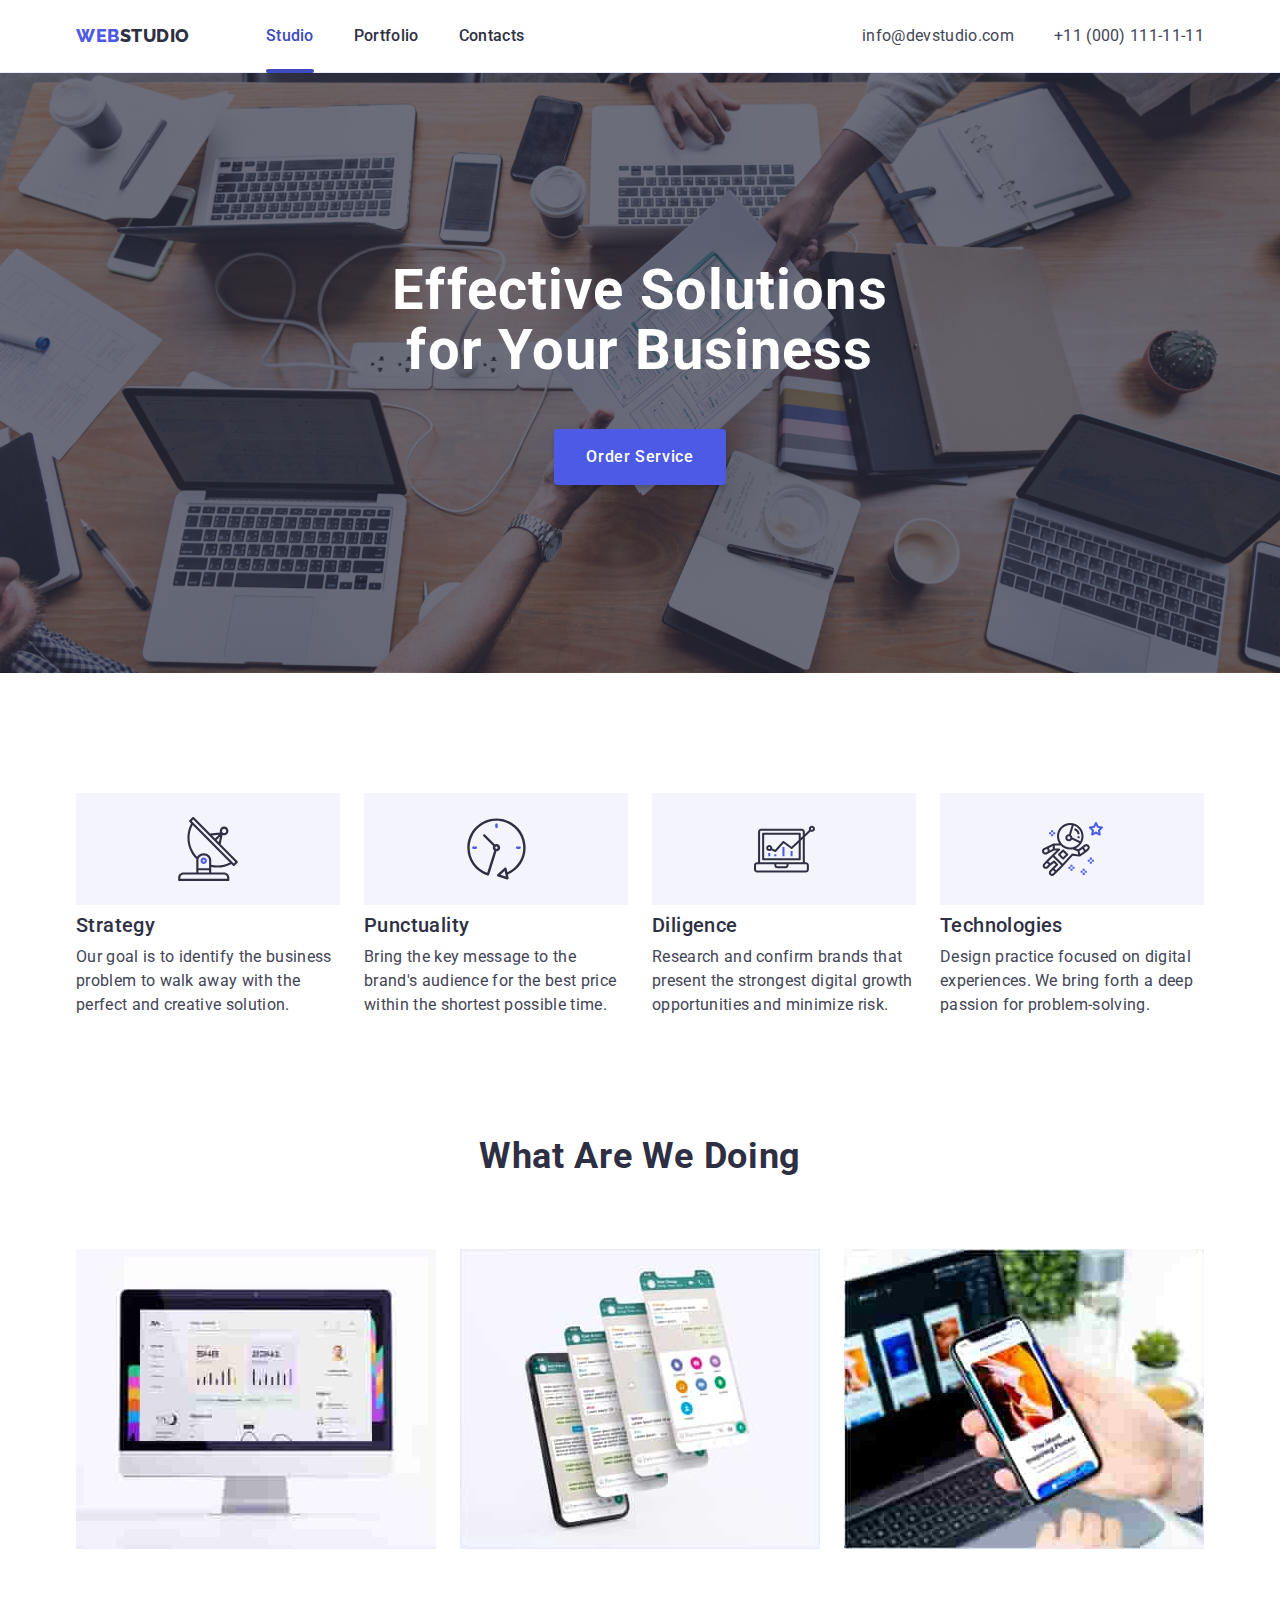
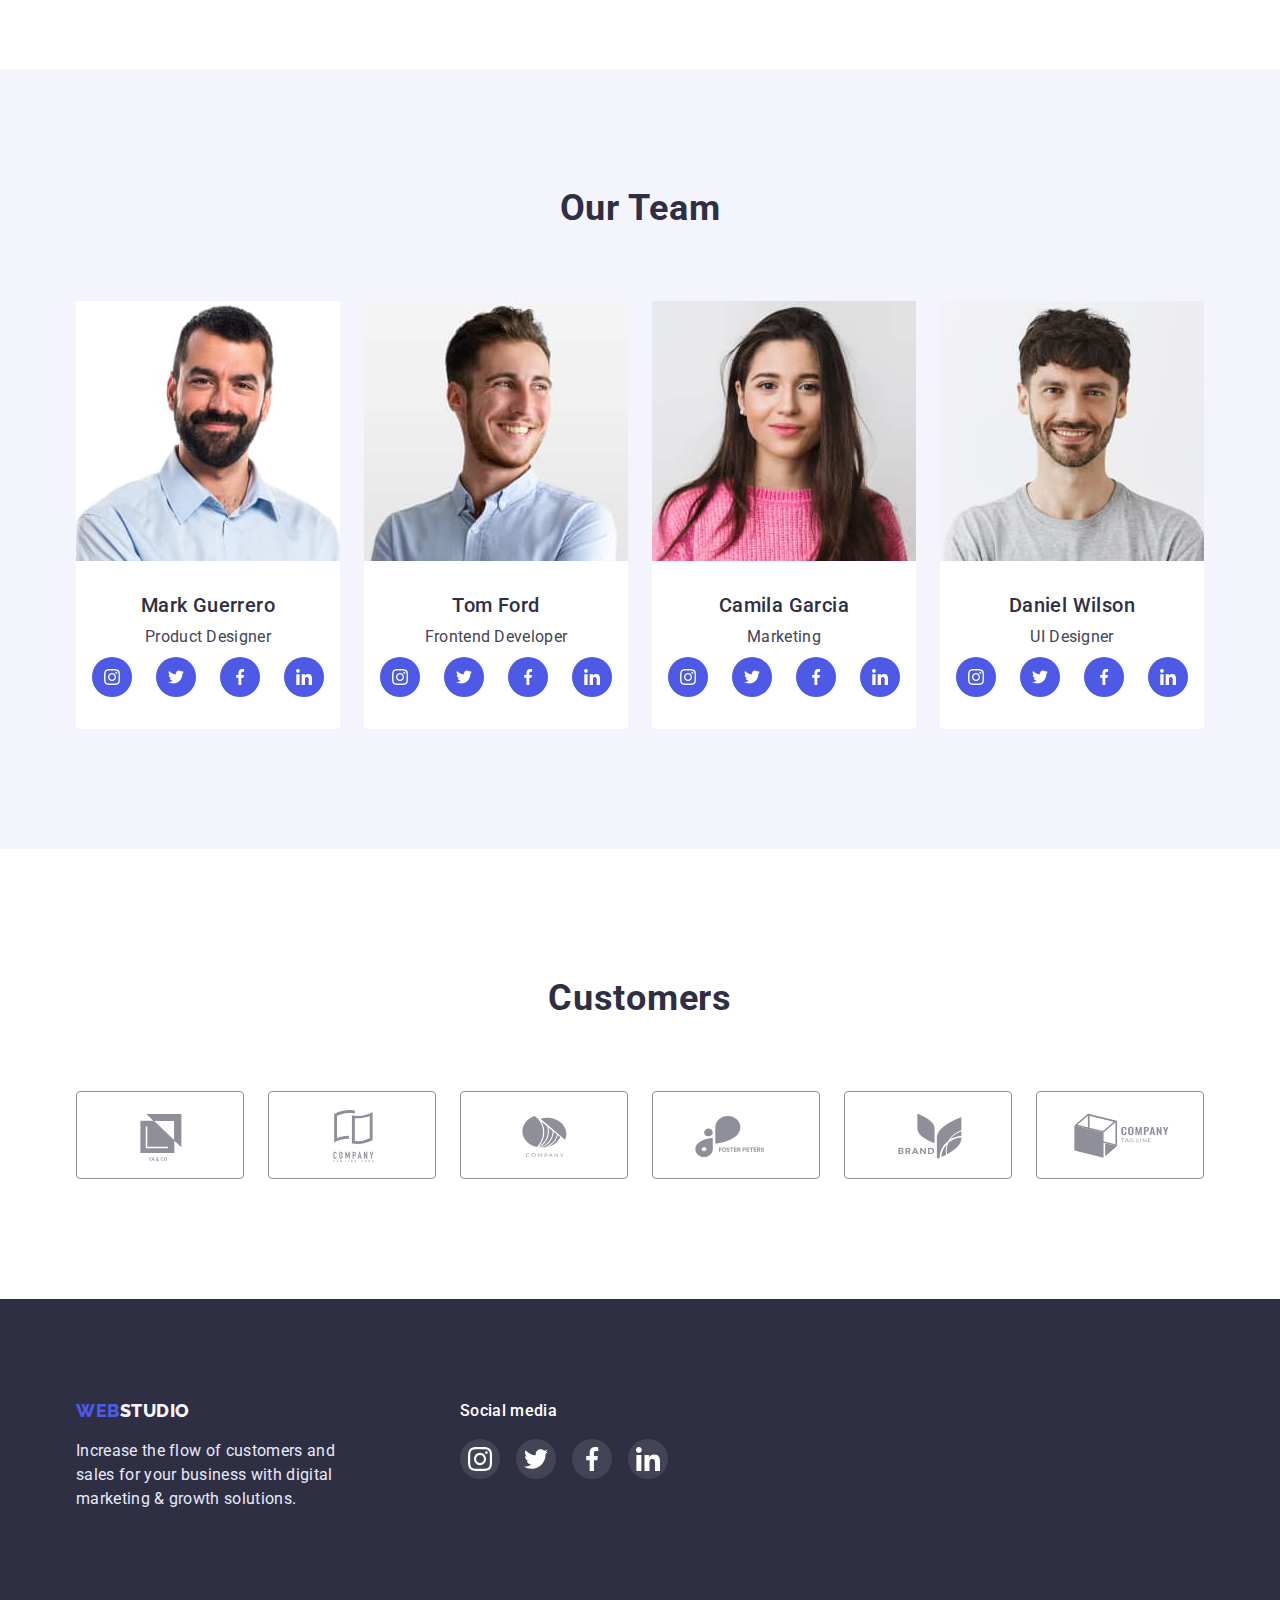
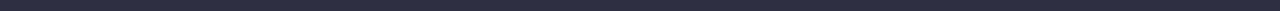
<file: index.html>
<!DOCTYPE html>
<html lang="en">
    <head>
        <meta charset="UTF-8">
        <meta http-equiv="X-UA-Compatible" content="IE=edge">
        <meta name="viewport" content="width=device-width, initial-scale=1.0">
        <title>Document</title> 
        <link rel="preconnect" href="https://fonts.googleapis.com">
        <link rel="preconnect" href="https://fonts.gstatic.com" crossorigin>
        <link href="https://fonts.googleapis.com/css2?family=Raleway:wght@800&family=Roboto:wght@400;500;700;900&display=swap" rel="stylesheet">
        <link rel="stylesheet" href="https://cdnjs.cloudflare.com/ajax/libs/modern-normalize/1.1.0/modern-normalize.min.css"/>
        <link rel="stylesheet" href="./css/styles.css"/>
    </head>

<body>
    <header class="page-header">
        <div class="container">
        <nav class="main-nav">
            <a href="./portfolio.html" class="logo-first logo">WEB<span class="logo-second logo">STUDIO</span></a>
            <ul class="site-nav">
                <li class="nav"><a href="./index.html" class="link nav-link current">Studio</a></li>
                <li class="nav"><a href="./portfolio.html" class="link nav-link">Portfolio</a></li>
                <li class="nav"><a href="" class="link nav-link">Contacts</a></li>
            </ul>
        <adress class="page-address">
        <ul class="contacts-nav">
            <li class="contact"><a href="mailto:info@devstudio.com" class="link contact-link">info@devstudio.com</a></li>
            <li class="contact"><a href="tel:+110001111111" class="link contact-link">+11 (000) 111-11-11</a></li>
        </ul>
        </adress>
        </nav>
        </div>
     </header>
    <main>
        <section class="hero">
            <h1 class="hero-title">Effective Solutions for Your Business</h1>
            <button type="button" class="hero-button" data-modal-open>Order Service</button>
        </section>

        <section class="section">
            <h2 class="visually-hidden">plans</h2>
            <div class="container">
            <ul class="flex-list">
                <li class="flex-item">
                <div class="icon">
                    <svg class="icon-list" width="64" height="64">
                        <use href="./images/icons.svg#icon-antenna"></use>
                    </svg>
                </div>
                <h3 class="subtitle">Strategy</h3>
                <p class="text">
                    Our goal is to identify the business problem to walk away with the perfect and creative solution.
                </p>
                </li>
                
                <li class="flex-item">
                    <div class="icon">
                    <svg class="icon-list" width="61" height="64">
                        <use href="./images/icons.svg#icon-clock"></use>
                    </svg>
                    </div>
                    <h3 class="subtitle">Punctuality</h3>
                    <p class="text">
                        Bring the key message to the brand's audience for the best price within the shortest possible time.
                    </p>
                </li>

                <li class="flex-item">
                    <div class="icon">
                    <svg class="icon-list" width="61" height="64">
                        <use href="./images/icons.svg#icon-computer"></use>
                    </svg>
                    </div>
                    <h3 class="subtitle">Diligence</h3>
                    <p class="text">
                        Research and confirm brands that present the strongest digital growth opportunities and minimize risk.
                    </p>
                </li>

                <li class="flex-item">
                    <div class="icon">
                    <svg class="icon-list" width="61" height="64">
                        <use href="./images/icons.svg#icon-astronaut"></use>
                    </svg>
                    </div>
                    <h3 class="subtitle">Technologies</h3>
                    <p class="text">
                        Design practice focused on digital experiences. We bring forth a deep passion for problem-solving.
                    </p>
                </li>
            </ul>
            </div>
        </section>
        
        <section class="section-img">
            <div class="container">
            <h2 class="headline">What are we doing</h2>
                <ul class="image">
                <li class="pic">
                    <img src="./images/comp.jpg" alt="monitor" width="360" height="300"/>
                </li>

                <li class="pic">
                    <img src="./images/app.jpg" alt="app" width="360" height="300"/>
                </li>

                <li class="pic">
                    <img src="./images/phone.jpg" alt="phone" width="360" height="300"/>
                </li>
            </ul>
            </div>
        </section>

        <section class="section gallery">
            <div class="container">
            <h2 class="caption">Our Team</h2>
            <ul class="gallery-list">
                <li class="staff">
                    <img src="./images/imag.jpg" alt="bearded man" width="264"/>
                    <div class="">
                        <h3 class="subtitle sub-list">Mark Guerrero</h3>
                            <p class="text text-list">Product Designer</p>
                            <ul class="socials-list">
                               <li class="socials-item">
                                <a class="socials-link" href="#">
                                    <svg class="socials-icon">
                                        <use href="./images/icons.svg#icon-instagram"></use>
                                    </svg>
                                </a>
                               </li>
                               <li class="socials-item">
                                <a class="socials-link" href="#">
                                    <svg class="socials-icon">
                                        <use href="./images/icons.svg#icon-twitter"></use>
                                    </svg>
                                </a>
                               </li>
                               <li class="socials-item">
                                <a class="socials-link" href="#">
                                    <svg class="socials-icon">
                                        <use href="./images/icons.svg#icon-facebook"></use>
                                    </svg>
                                </a>
                               </li>
                               <li class="socials-item">
                                <a class="socials-link" href="#">
                                    <svg class="socials-icon">
                                        <use href="./images/icons.svg#icon-linkedin"></use>
                                    </svg>
                                </a>
                               </li>
                            </ul>
                    </div>
                </li>

                <li class="staff">
                    <img src="./images/img.jpg" alt="man looking away" width="264"/>
                    <div class="">
                    <h3 class="subtitle sub-list">Tom Ford</h3>
                        <p class="text text-list">Frontend Developer</p>
                            <ul class="socials-list">
                               <li class="socials-item">
                                <a class="socials-link" href="#">
                                    <svg class="socials-icon">
                                        <use href="./images/icons.svg#icon-instagram"></use>
                                    </svg>
                                </a>
                               </li>
                               <li class="socials-item">
                                <a class="socials-link" href="#">
                                    <svg class="socials-icon">
                                        <use href="./images/icons.svg#icon-twitter"></use>
                                    </svg>
                                </a>
                               </li>
                               <li class="socials-item">
                                <a class="socials-link" href="#">
                                    <svg class="socials-icon">
                                        <use href="./images/icons.svg#icon-facebook"></use>
                                    </svg>
                                </a>
                               </li>
                               <li class="socials-item">
                                <a class="socials-link" href="#">
                                    <svg class="socials-icon">
                                        <use href="./images/icons.svg#icon-linkedin"></use>
                                    </svg>
                                </a>
                               </li>
                            </ul>
                    </div>
                </li>

                <li class="staff">
                    <div class="">
                    <img src="./images/image.jpg" alt="girl in pink" width="264"/>
                    <div class="master">
                    <h3 class="subtitle sub-list">Camila Garcia</h3>
                    <p class="text text-list">Marketing</p>
                            <ul class="socials-list">
                               <li class="socials-item">
                                <a class="socials-link" href="#">
                                    <svg class="socials-icon">
                                        <use href="./images/icons.svg#icon-instagram"></use>
                                    </svg>
                                </a>
                               </li>
                               <li class="socials-item">
                                <a class="socials-link" href="#">
                                    <svg class="socials-icon">
                                        <use href="./images/icons.svg#icon-twitter"></use>
                                    </svg>
                                </a>
                               </li>
                               <li class="socials-item">
                                <a class="socials-link" href="#">
                                    <svg class="socials-icon">
                                        <use href="./images/icons.svg#icon-facebook"></use>
                                    </svg>
                                </a>
                               </li>
                               <li class="socials-item">
                                <a class="socials-link" href="#">
                                    <svg class="socials-icon">
                                        <use href="./images/icons.svg#icon-linkedin"></use>
                                    </svg>
                                </a>
                               </li>
                            </ul>
                    </div>
                </li>

                <li class="staff">
                    <div class="">
                    <img src="./images/imgg.jpg" alt="man in t-shirt" width="264"/>
                    <h3 class="subtitle sub-list">Daniel Wilson</h3>
                    <p class="text text-list">UI Designer</p>
                            <ul class="socials-list">
                               <li class="socials-item">
                                <a class="socials-link" href="#">
                                    <svg class="socials-icon">
                                        <use href="./images/icons.svg#icon-instagram"></use>
                                    </svg>
                                </a>
                               </li>
                               <li class="socials-item">
                                <a class="socials-link" href="#">
                                    <svg class="socials-icon">
                                        <use href="./images/icons.svg#icon-twitter"></use>
                                    </svg>
                                </a>
                               </li>
                               <li class="socials-item">
                                <a class="socials-link" href="#">
                                    <svg class="socials-icon">
                                        <use href="./images/icons.svg#icon-facebook"></use>
                                    </svg>
                                </a>
                               </li>
                               <li class="socials-item">
                                <a class="socials-link" href="#">
                                    <svg class="socials-icon">
                                        <use href="./images/icons.svg#icon-linkedin"></use>
                                    </svg>
                                </a>
                               </li>
                            </ul>
                    </div>
                </li>
            </ul>
            </div>
        </section>

        <section class="customers">
            <div class="container">
                <h2 class="caption">Customers</h2>
                <ul class="client-list">
                <li class="client">
                <a class="adress-client" href="#">
                    <svg class="icon-customers">
                     <use href="./images/icons.svg#icon-yago"></use>
                    </svg>
                </a>
                </li>
                <li class="client">
                <a class="adress-client" href="#">
                   <svg class="icon-customers" >
                     <use href="./images/icons.svg#icon-companytagline"></use>
                   </svg>
                </a>
                </li>
                <li class="client">
                <a class="adress-client" href="#">
                   <svg class="icon-customers" >
                     <use href="./images/icons.svg#icon-company"></use>
                   </svg>
                </a>
                </li>
                <li class="client">
                <a class="adress-client" href="#">
                  <svg class="icon-customers">
                     <use href="./images/icons.svg#icon-fosterpeters"></use>
                  </svg>
                </a>
                </li>
                <li class="client">
                    <a class="adress-client" href="#">
                     <svg class="icon-customers">
                        <use href="./images/icons.svg#icon-brand"></use>
                     </svg>
                    </a>
                </li>
                <li class="client">
                    <a class="adress-client" href="#">
                     <svg class="icon-customers">
                        <use href="./images/icons.svg#icon-companytag"></use>
                     </svg>
                    </a>
                </li>
                </ul>
            </div>
        </section>
    </main>
    <footer class="page-footer">
    <div class="container footer-container">
        <div>
        <a href="./index.html" class="logo-first logo">WEB<span class="logo-footer logo">STUDIO</span></a>
        <p class="text-footer">Increase the flow of customers and sales for your business with digital marketing & growth solutions.</p>
        </div>
        <div>
            <p class="socials-footer">Social media</p>
            <ul class="socials-footer-list" href="#">
                <li class="socials-footer-item">
                    <a class="socials-footer-link" href="#">
                        <svg class="socials-footer-icon">
                            <use href="./images/icons.svg#icon-instagram"></use>
                        </svg>
                    </a>
                </li>
                <li class="socials-footer-item"> 
                    <a class="socials-footer-link" href="#">
                        <svg class="socials-footer-icon">
                            <use href="./images/icons.svg#icon-twitter"></use>
                        </svg>
                    </a>
                </li>
                <li class="socials-footer-item">
                    <a class="socials-footer-link" href="#">
                        <svg class="socials-footer-icon">
                            <use href="./images/icons.svg#icon-facebook"></use>
                        </svg>
                    </a>
                </li>
                <li class="socials-footer-item">
                    <a class="socials-footer-link" href="#">
                        <svg class="socials-footer-icon"> 
                            <use href="./images/icons.svg#icon-linkedin"></use>
                        </svg>
                    </a>
                </li>
            </ul>
        </div>
    </div>
    </footer>

    <div class="backdrop is-hidden" data-modal>
        <div class="modal">
             <button class="modal-close" type="button" data-modal-close>
                <svg class="modal-icon">
                    <use href="./images/icons.svg#icon-close"></use>
                </svg>
             </button>
        </div>
    </div>

    <script src="./js/modal.js"></script>
</body>
</html>
</file>
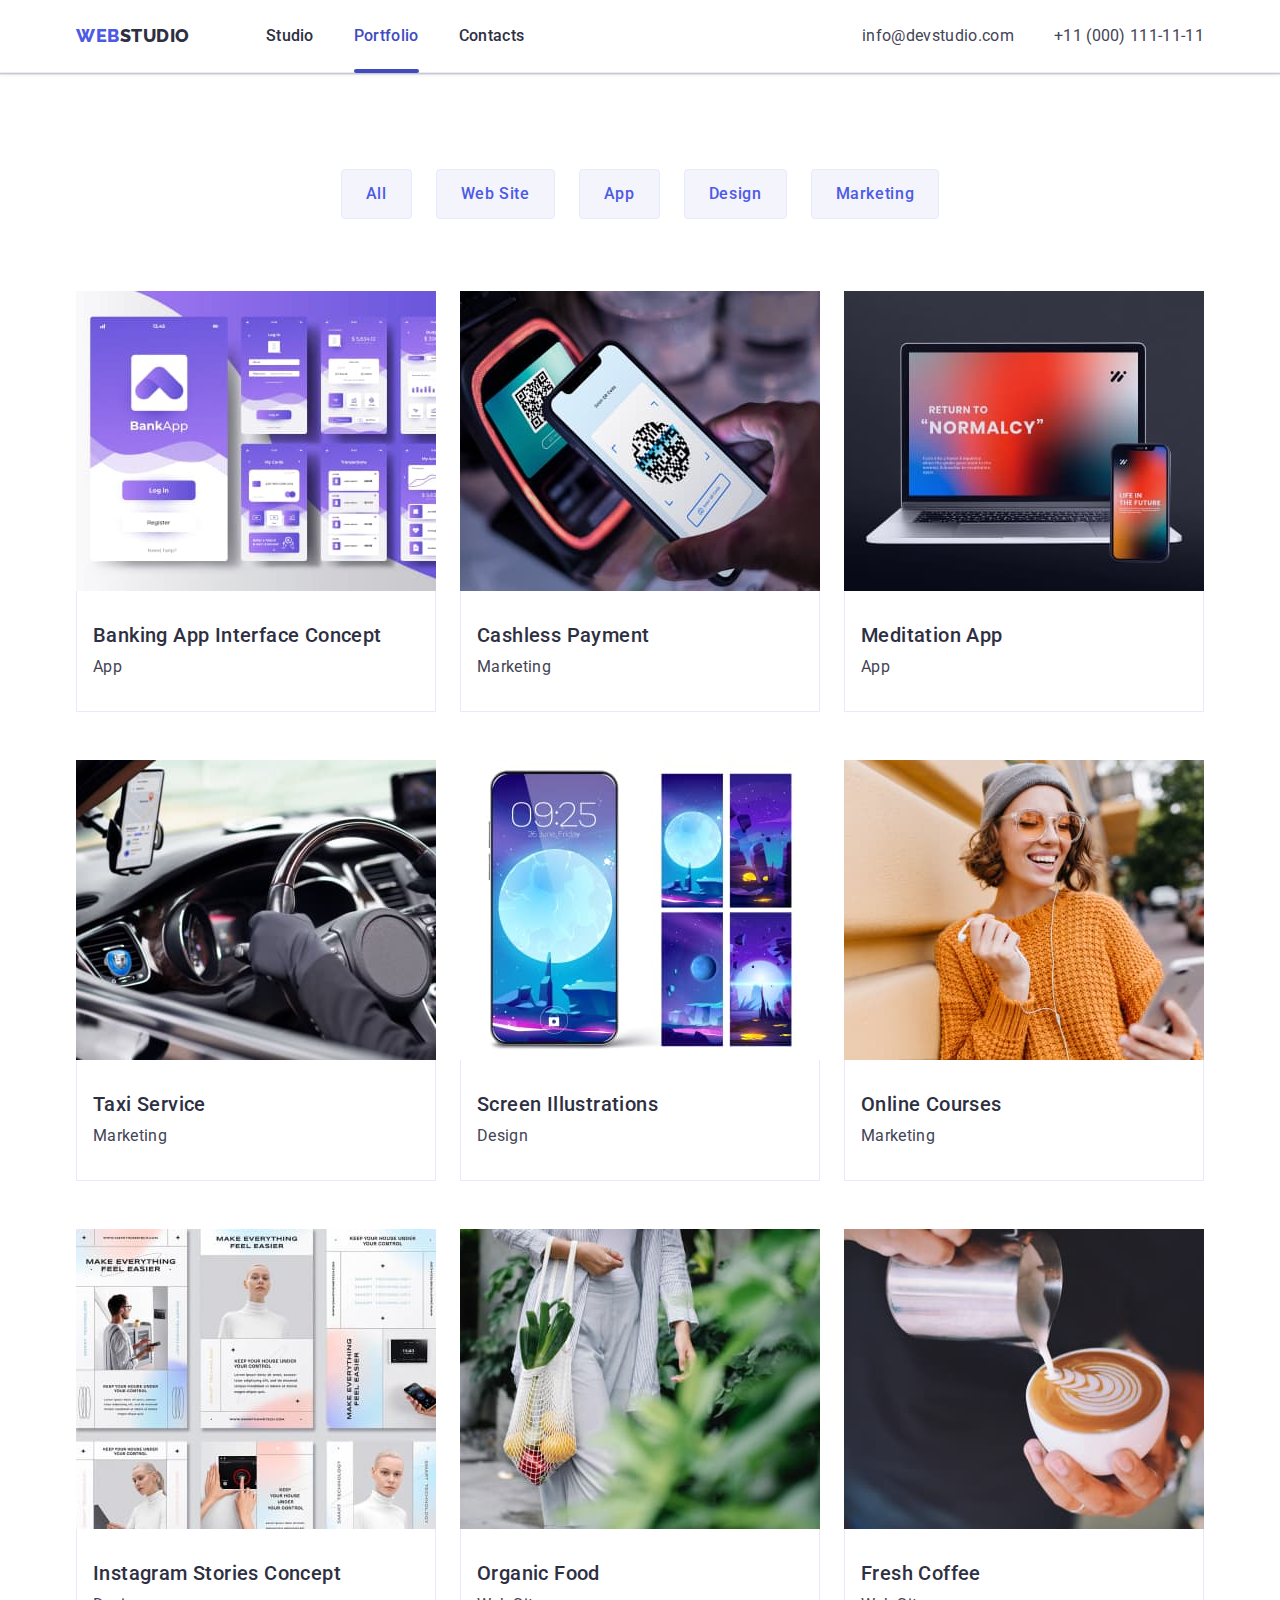
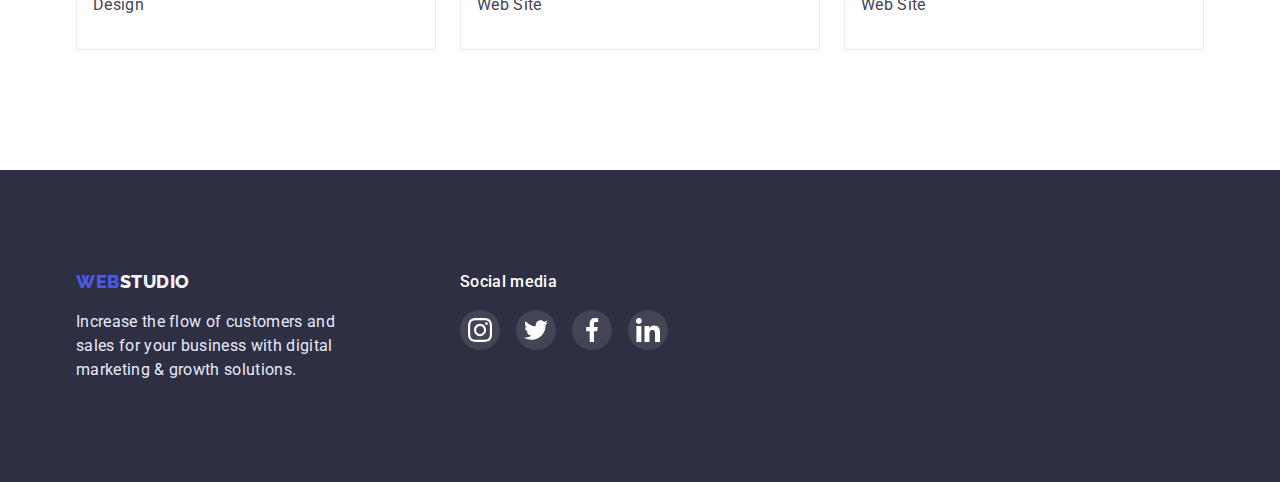
<file: portfolio.html>
<!DOCTYPE html>
<html lang="en">
    <head>
        <meta charset="UTF-8">
        <meta http-equiv="X-UA-Compatible" content="IE=edge">
        <meta name="viewport" content="width=device-width, initial-scale=1.0">
        <title>Portfolio</title> 
        <link rel="preconnect" href="https://fonts.googleapis.com">
        <link rel="preconnect" href="https://fonts.gstatic.com" crossorigin>
        <link href="https://fonts.googleapis.com/css2?family=Raleway:wght@800&family=Roboto:wght@400;500;700;900&display=swap" rel="stylesheet">
        <link rel="stylesheet" href="https://cdnjs.cloudflare.com/ajax/libs/modern-normalize/1.1.0/modern-normalize.min.css"/>
        <link rel="stylesheet" href="./css/styles.css" />
    </head>
    <body>
        <header class="page-header">
            <div class="container">
            <nav class="main-nav">
            <a href="./index.html" class="logo-first logo">WEB<span class="logo-second logo">STUDIO</span></a>
            <ul class="site-nav">
                <li class="nav"><a href="./index.html" class="link nav-link">Studio</a></li>
                <li class="nav"><a href="./portfolio.html" class="link nav-link current">Portfolio</a></li>
                <li class="nav"><a href="" class="link nav-link">Contacts</a></li>
            </ul>
            <adress class="page-address">
                <ul class="contacts-nav">
                    <li class="contact"><a href="mailto:info@devstudio.com" class="link contact-link">info@devstudio.com</a></li>
                    <li class="contact"><a href="tel:+110001111111" class="link contact-link">+11 (000) 111-11-11</a></li>
                </ul>
            </adress>
            </nav>
            </div>
        </header>
        <main>
            <section class="section portfolio">
                <div class="container">
                <h1 class="visually-hidden">Portfolio</h1>
                <ul class="list-btn">
                    <li class="btn"><button type="button" class="item-btn">All</button></li>
                    <li class="btn"><button type="button" class="item-btn">Web Site</button></li>
                    <li class="btn"><button type="button" class="item-btn">App</button></li>
                    <li class="btn"><button type="button" class="item-btn">Design</button></li>
                    <li class="btn"><button type="button" class="item-btn">Marketing</button></li>
                </ul>

                <ul class="service-list">
                    <li class="service">
                        <a href="" class="link service-link">
                            <div class="service-thumb">
                            <img src="./images portfolio/bankapp.jpg" alt="banking app" width="360" />
                            <div class="service-text-card">
                                <p>
                                    14 Stylish and User-Friendly App Design Concepts · Task Manager App · Calorie Tracker App · Exotic Fruit Ecommerce App · Cloud Storage App
                                </p>
                            </div>
                            </div>
                            <div class="service-info"><h2 class="service-title">Banking App Interface Concept</h2>
                            <p class="text service-text">App</p></div>
                        </a>
                    </li>
                    
                    <li class="service">
                        <a href="" class="link service-link">
                            <div class="service-thumb">
                            <img src="./images portfolio/payment.jpg" alt="cashless payment" width="360" />
                            <div class="service-text-card">
                                <p>
                                    14 Stylish and User-Friendly App Design Concepts · Task Manager App · Calorie Tracker App · Exotic Fruit Ecommerce App · Cloud Storage App
                                </p>
                            </div>
                            </div>
                            <div class="service-info"><h2 class="service-title">Cashless Payment</h2>
                            <p class="text service-text">Marketing</p></div>
                        </a>
                    </li>

                    <li class="service">
                        <a href="" class="link service-link">
                            <div class="service-thumb">
                            <img src="./images portfolio/medapp.jpg" alt="meditation app" width="360" />
                            <div class="service-text-card">
                                <p>
                                    14 Stylish and User-Friendly App Design Concepts · Task Manager App · Calorie Tracker App · Exotic Fruit Ecommerce App · Cloud Storage App
                                </p>
                            </div>
                            </div>
                            <div class="service-info"><h2 class="service-title">Meditation App</h2>
                            <p class="text service-text">App</p></div>
                        </a>
                    </li>

                    <li class="service">
                        <a href="" class="link service-link">
                            <div class="service-thumb">
                            <img src="./images portfolio/taxi.jpg" alt="auto" width="360" />
                            <div class="service-text-card">
                                <p>
                                    14 Stylish and User-Friendly App Design Concepts · Task Manager App · Calorie Tracker App · Exotic Fruit Ecommerce App · Cloud Storage App
                                </p>
                            </div>
                            </div>
                            <div class="service-info"><h2 class="service-title">Taxi Service</h2>
                            <p class="text service-text">Marketing</p></div>
                        </a>
                    </li>

                    <li class="service">
                        <a href="" class="link service-link">
                            <div class="service-thumb">
                            <img src="./images portfolio/illustrations.jpg" alt="phone screen" width="360" />
                            <div class="service-text-card">
                                <p>
                                    14 Stylish and User-Friendly App Design Concepts · Task Manager App · Calorie Tracker App · Exotic Fruit Ecommerce App · Cloud Storage App
                                </p>
                            </div>
                            </div>
                            <div class="service-info"><h2 class="service-title">Screen Illustrations</h2>
                            <p class="text service-text">Design</p></div>
                        </a>
                    </li>

                    <li class="service">
                        <a href="" class="link service-link">
                            <div class="service-thumb">
                            <img src="./images portfolio/online.jpg" alt="selfie" width="360" />
                            <div class="service-text-card">
                                <p>
                                    14 Stylish and User-Friendly App Design Concepts · Task Manager App · Calorie Tracker App · Exotic Fruit Ecommerce App · Cloud Storage App
                                </p>
                            </div>
                            </div>
                            <div class="service-info"><h2 class="service-title">Online Courses</h2>
                            <p class="text service-text">Marketing</p></div>
                        </a>
                    </li>

                    <li class="service">
                        <a href="" class="link service-link">
                            <div class="service-thumb">
                            <img src="./images portfolio/concept.jpg" alt="concept on white" width="360" />
                            <div class="service-text-card">
                                <p>
                                    14 Stylish and User-Friendly App Design Concepts · Task Manager App · Calorie Tracker App · Exotic Fruit Ecommerce App · Cloud Storage App
                                </p>
                            </div>
                            </div>
                            <div class="service-info"><h2 class="service-title">Instagram Stories Concept</h2>
                            <p class="text service-text">Design</p></div>
                        </a>
                    </li>

                    <li class="service">
                        <a href="" class="link service-link">
                            <div class="service-thumb">
                            <img src="./images portfolio/organic.jpg" alt="food in the net" width="360" />
                            <div class="service-text-card">
                                <p>
                                    14 Stylish and User-Friendly App Design Concepts · Task Manager App · Calorie Tracker App · Exotic Fruit Ecommerce App · Cloud Storage App
                                </p>
                            </div>
                            </div>
                            <div class="service-info"><h2 class="service-title">Organic Food</h2>
                            <p class="text service-text">Web Site</p></div>
                        </a>
                    </li>

                    <li class="service">
                        <a href="" class="link service-link">
                            <div class="service-thumb">
                            <img src="./images portfolio/coffee.jpg" alt="coffee" width="360" />
                            <div class="service-text-card">
                                <p>
                                    14 Stylish and User-Friendly App Design Concepts · Task Manager App · Calorie Tracker App · Exotic Fruit Ecommerce App · Cloud Storage App
                                </p>
                            </div>
                            </div>
                            <div class="service-info"><h2 class="service-title">Fresh Coffee</h2>
                            <p class="text service-text">Web Site</p></div>
                        </a>
                    </li>
                </ul>
                </div>
            </section>
        </main>
    </body>
    <footer class="page-footer">
        <div class="container footer-container">
            <div>
        <a href="./portfolio.html" class="logo-first logo">WEB<span class="logo-footer logo">STUDIO</span></a>
        <p class="text-footer">Increase the flow of customers and sales for your business with digital marketing & growth solutions.</p>
           </div>
        <div>
            <p class="socials-footer">Social media</p>
            <ul class="socials-footer-list" href="#">
                <li class="socials-footer-item">
                    <a class="socials-footer-link" href="#">
                        <svg class="socials-footer-icon">
                            <use href="./images/icons.svg#icon-instagram"></use>
                        </svg>
                    </a>
                </li>
                <li class="socials-footer-item"> 
                    <a class="socials-footer-link" href="#">
                        <svg class="socials-footer-icon">
                            <use href="./images/icons.svg#icon-twitter"></use>
                        </svg>
                    </a>
                </li>
                <li class="socials-footer-item">
                    <a class="socials-footer-link" href="#">
                        <svg class="socials-footer-icon">
                            <use href="./images/icons.svg#icon-facebook"></use>
                        </svg>
                    </a>
                </li>
                <li class="socials-footer-item">
                    <a class="socials-footer-link" href="#">
                        <svg class="socials-footer-icon"> 
                            <use href="./images/icons.svg#icon-linkedin"></use>
                        </svg>
                    </a>
                </li>
            </ul>
        </div>
        </div>
    </footer>
</html>
</file>
<file: css/styles.css>
body {
    font-family: "Roboto", sans-serif;
    font-size: 16px;
    background-color: var(--white);
}

/* css var */
:root {
    --primary-brend: #4D5AE5;
    --pressed-state: #404BBF;
    --dark: #2E2F42;
    --success: #31D0AA;
    --text: #434455;
    --subtle-text: #8E8F99;
    --accent: #E7E9FC;
    --light: #F4F4FD;
    --modal-overlay: #2E2F42;
    --hero-background: rgba(46, 47, 66, 0.7);
    --white: #FFFFFF; 
    --modal-background: #FCFCFC ;

}

ul {
    padding: 0;
    margin: 0;
    list-style-type: none;
}

.page-header {
    border-bottom: 1px solid var(--accent);
    background: var(--white);
    box-shadow: 0px 2px 1px rgba(46, 47, 66, 0.08), 0px 1px 1px rgba(46, 47, 66, 0.16), 0px 1px 6px rgba(46, 47, 66, 0.08);
}

.container {
    width: 1158px;
    padding: 0 15px;
    margin: 0 auto;
}

.logo-first {
    font-family: "Raleway";
    font-weight: 800;
    font-size: 18px;
    line-height: 1.33;
    letter-spacing: 0.03em;
    color: var(--primary-brend);
    text-transform: uppercase;
}
.logo-second {
    color: var(--dark);
   
}

.link {
    text-decoration: none;
}

.main-nav {
    display: flex;
    align-items: center;
}

.site-nav {
    display: flex;
    margin-left: 76px;
}
 


.nav + .nav {
    margin-left: 40px;
}

.nav-link {
    display: block;
    padding-top: 24px;
    padding-bottom: 24px;
    font-size: 16px;
    line-height: 1.5;
    font-weight: 500;
    letter-spacing: 0.02em;
    color: var(--dark);
    transition: color 250ms cubic-bezier(0.4, 0, 0.2, 1);
}

.nav-link:hover,
.nav-link:focus {
    color: var(--pressed-state);

}
.nav-link.link {
    position: relative;
}

.nav-link.current::after{
    position: absolute;
    display: block;
    content: "";
    width: 100%;
    height: 4px;
    bottom: -1px;
    left: 0;
    background-color: var(--pressed-state);
    border-color: transparent;
    border-radius: 2px;
    margin-top: 24px;
    opacity: 0;
}

.nav-link.link::after{
    opacity: 1;
}
 .nav-link.current {
    color: var(--pressed-state);
 }

.contact-link:hover,
.contact-link:focus {
    color: var(--pressed-state); 
}

.contact-link {
    font-style: normal;
    font-weight: 400;
    font-size: 16px;
    line-height: 1.5;
    color: var(--text);
    text-decoration: none;
    letter-spacing: 0.02em;
    transition: color 250ms cubic-bezier(0.4, 0, 0.2, 1);
}

.contacts-nav {
    display: flex;
}

.page-address {
    margin-left: auto;
}

.contact + .contact {
    margin-left: 40px;
}

.hero {
    background-image: linear-gradient(0deg, rgba(46, 47, 66, 0.7), rgba(46, 47, 66, 0.7)), url(../images/people-office.jpg);
    background-repeat: no-repeat;
    background-size: cover;
    background-position: center;
    text-align: center;
    max-width: 1440px;
    background-color: var(--dark);
    padding-top: 188px;
    padding-bottom: 188px;
    margin-left: auto;
    margin-right: auto;
}



.hero-title {
    margin: 0 auto;
    margin-top: 0;
    margin-bottom: 48px;
    font-weight: 700;
    font-size: 56px;
    line-height: 1.07;
    text-align: center;
    letter-spacing: 0.02em;
    color: var(--white);
    width: 498px;
}

.hero-button {
    padding: 16px 32px;
    font-family: "Roboto", sans-serif;
    font-style: normal;
    font-weight: 500;
    font-size: 16px;
    line-height: 1.5;
    color: var(--white);
    letter-spacing: 0.04em;
    box-shadow: 0px 4px 4px rgba(0, 0, 0, 0.15);
    border-radius: 4px;
    border: none;
    background-color: var(--primary-brend);
    cursor: pointer;
    transition: background-color 250ms cubic-bezier(0.4, 0, 0.2, 1);
}

.hero-button:hover,
.hero-button:focus {
    background-color: var(--pressed-state);

}
 
.visually-hidden {
    position: absolute;
    width: 1px;
    height: 1px;
    overflow: hidden;
    margin: -1px;
    border: 0;
    padding: 0;
    white-space: nowrap;
    clip-path: inset(50%);
    clip: rect(0 0 0 0);
}

.section {
    padding-top: 120px;
    padding-bottom: 120px;
    
}

.flex-list {
    display: flex;
    justify-content: center;
}

.flex-item {
    display: block;
    width: 264px;
}

.flex-item:not(:last-child) {
    margin-right: 24px;
}

.flex-item:nth-child(4n) {
    margin-right: 0;
}

.icon {
    display: flex;
    max-width: 264px;
    height: 112px;
    background-color: var(--light);
    justify-content: center;
    align-items: center;
    margin-bottom: 8px;
}

.section-img {
    padding-top: 0;
    padding-bottom: 120px;
}

.headline {
    margin-top: 0;
    margin-bottom: 72px;
    font-weight: 700;
    font-size: 36px;
    line-height: 1.11;
    text-align: center;
    letter-spacing: 0.02em;
    text-transform: capitalize;
    color: var(--dark);
}

.image {
    display: flex;
}

 img {
    max-width: 100%;
    display: block;
    height: auto ;
}

.pic + .pic  {
    margin-left: 24px;
}

.gallery {
    background: var(--light);
}

.caption {
    margin-top: 0;
    margin-bottom: 72px;
    font-weight: 700;
    font-size: 36px;
    line-height: 1.11;
    text-align: center;
    letter-spacing: 0.02em;
    text-transform: capitalize;
    color: var(--dark);
}

.gallery-list {
    display: flex;
}

.staff {
    padding-bottom: 32px;
    background: var(--white);
    border-radius: 0px 0px 4px 4px;
}

.staff + .staff {
    margin-left: 24px;
}

.subtitle {
    margin-top: 0px;
    margin-bottom: 8px;
    font-weight: 500;
    font-size: 20px;
    line-height: 1.2;
    letter-spacing: 0.02em;
    color: var(--dark);
}

.sub-list {
    margin-top: 32px;
    text-align: center;
}

.text {
    margin-top: 0;
    margin-bottom: 0;
    font-size: 16px;
    line-height: 1.5;
    color: var(--text);
    letter-spacing: 0.02em;
}

.text-list {
    text-align: center;
}

.socials-list {
    display: flex;
    gap: 24px;
    justify-content: center;
    padding: 0;
    margin-top: 8px;
}

.socials-item {
    width: 40px;
    height: 40px;
}

.socials-link {
    display: flex;
    align-items: center;
    justify-content: center;
    width: 100%;
    height: 100%;
    border-radius: 50%;
    cursor: pointer;
    background-color: var(--primary-brend);
    transition: background-color 250ms cubic-bezier(0.4, 0, 0.2, 1);
}

.socials-link:hover,
.socials-link:focus{
    background-color: var(--pressed-state);
    
}

.socials-icon {
    width: 16px;
    height: 16px;
    fill: var(--white);
}

.customers {
    padding-top: 130px;
    padding-bottom: 120px;
}

.client-list {
    display: flex;
}

.client {
    width: 168px;
    height: 88px;
}

.client + .client {
    margin-left: 24px;
}

.adress-client {
    display: flex;
    align-items: center;
    justify-content: center;
    width: 100%;
    height: 100%;
    border: 1px solid var(--subtle-text);
    border-radius: 4px;
    fill: var(--subtle-text);
    transition: fill 250ms cubic-bezier(0.4, 0, 0.2, 1), border 250ms cubic-bezier(0.4, 0, 0.2, 1), background-color 250ms cubic-bezier(0.4, 0, 0.2, 1), border-color 250ms cubic-bezier(0.4, 0, 0.2, 1);
}

.adress-client:hover,
.adress-client:focus {
    border-color: var(--pressed-state);
    fill: var(--pressed-state);
}

.client:hover,
.client:focus{
    border-color: var(--pressed-state);
    color: var(--pressed-state);
}


.icon-customers {
    
    width: 104px;
    height: 56px;
}


.portfolio {
    padding-top: 96px;
    padding-bottom: 120px;
}

.item-btn {
    padding: 12px 24px;
    font-family: "Roboto", sans-serif;
    font-style: normal;
    background: var(--light);
    font-weight: 500;
    font-size: 16px;
    line-height: 1.5;
    letter-spacing: 0.04em;
    color: var(--primary-brend);
    cursor: pointer;
    border: 1px solid var(--accent);
    border-radius: 4px;
    transition: color 250ms cubic-bezier(0.4, 0, 0.2, 1), background-color 250ms cubic-bezier(0.4, 0, 0.2, 1), border-color 250ms cubic-bezier(0.4, 0, 0.2, 1), box-shadow 250ms cubic-bezier(0.4, 0, 0.2, 1);
}

.btn + .btn {
    margin-left: 24px;
}

.item-btn:hover,
.item-btn:focus {
    background-color: var(--pressed-state);
    color: var(--white);
    border-color: transparent;
    box-shadow: 0px 3px 1px rgba(0, 0, 0, 0.1), 0px 2px 1px rgba(0, 0, 0, 0.08), 0px 2px 2px rgba(0, 0, 0, 0.12);
}

.list-btn {
    display: flex;
    flex-direction: row;
    align-items: center;
    justify-content: center;
    margin-top: 0;
    margin-bottom: 72px;
}

.service-link{
    display: block;
    transition: box-shadow 250ms cubic-bezier(0.4, 0, 0.2, 1);
}

.service-link:hover,
.service-link:focus {
box-shadow: 0px 1px 6px rgba(46, 47, 66, 0.08), 0px 1px 1px rgba(46, 47, 66, 0.16), 0px 2px 1px rgba(46, 47, 66, 0.08);
}

.service-list {
    display: flex;
    flex-wrap: wrap;
    row-gap: 48px;
    column-gap: 24px;
}
.service {
    
    flex-basis: calc((100% - 2 * 24px)/3);
}

/*.service:nth-child(3n) {
    margin-right: 0;
}

.service:nth-last-child(-n+3){
    margin-bottom: 0;
}*/

.service-thumb {
    position: relative;
    overflow: hidden;
}

.service-text-card {
    position: absolute;
    display: flex;
    align-items: center;
    justify-content: center;
    text-align: left;

    font-weight: 400;
    font-size: 16px;
    line-height: 1.5;
    color: var(--light) ;
    background-color: var(--primary-brend);
    top: 0;
    width: 100%;
    height: 100%;
    padding: 40px 32px 164px 32px;
    transform: translateY(100%);
    transition: transform 250ms cubic-bezier(0.4, 0, 0.2, 1);
}

.service-link:hover .service-text-card,
.service-link:focus .service-text-card {
    transform: translateY(0);
}

.service-title {
    margin-top: 0;
    margin-bottom: 8px;
    color: var(--dark);
    font-weight: 500;
    font-size: 20px;
    line-height: 1.2;
    letter-spacing: 0.02em;
    text-decoration: none;
}

.service-text {
    margin-top: 0;
}

.service-info {
    padding-top: 32px;
    padding-bottom: 32px;
    padding-left: 16px;
    padding-right: 16px;
    border-bottom: 1px solid var(--accent);
    border-left: 1px solid var(--accent);
    border-right: 1px solid var(--accent);
    transition: color 250ms cubic-bezier(0.4, 0, 0.2, 1);
}

.service .link {
    text-decoration: none;
}


.page-footer {
    padding-top: 100px;
    padding-bottom: 100px;
    background: var(--dark);
}

.text-footer {
    margin-top: 16px;
    margin-bottom: 0;
    line-height: 1.5;
    width: 264px;
    letter-spacing: 0.02em;
    color: var(--accent);
}

.logo-footer {
    color: var(--light);
    margin-top: 0;

}

.logo {
    text-decoration: none;
}

.footer-container {
    display: flex;
    gap: 120px;
}

.socials-footer {
    color: var(--white);
    font-weight: 500;
    font-size: 16px;
    line-height: 1.5;
    letter-spacing: 0.02em;
    width: 208px;
    margin-bottom: 16px;
    margin-top: 0;
}

.socials-footer-list {
    display: flex;
    gap: 16px;
    justify-content: center;
    padding: 0;
}



.socials-footer-link {
    display: flex;
    align-items: center;
    justify-content: center;
    width: 100%;
    height: 100%;
     width: 40px;
     height: 40px;
    fill: var(--light);
    border-radius: 50%;
    background-color: rgba(255, 255, 255, 0.1);
    transition: background-color 250ms cubic-bezier(0.4, 0, 0.2, 1); 
}

.socials-footer-link:hover,
.socials-footer-link:focus {
    background-color: var(--success);
    
}

.socials-footer-icon {
    width: 24px;
    height: 24px;
    fill: var(--white);
}

/* Modal */

.backdrop {
    position: fixed;
    top: 0;
    left: 0;
    display: flex;
    align-items: center;
    justify-content: center;
     width: 100%;
     height: 100%;
     padding: 20px 0;
     background-color: rgba(46, 47, 66, 0.4);
     transition: opacity 250ms cubic-bezier(0.4, 0, 0.2, 1), visibility 250ms cubic-bezier(0.4, 0, 0.2, 1);
}

.backdrop.is-hidden {
    opacity: 0;
    visibility: hidden;
    pointer-events: none;
}

.modal {
    position: relative;
    overflow: auto;
    width: 100%;
    height: 100%;
    max-width: 408px;
    max-height: 576px;
    background-color: var(--modal-background);
    box-shadow: 0px 1px 1px rgba(0, 0, 0, 0.14), 0px 1px 3px rgba(0, 0, 0, 0.12), 0px 2px 1px rgba(0, 0, 0, 0.2);
    border-radius: 4px;
}

.modal-close {
    position: absolute;
    display: flex;
    align-items: center;
    justify-content: center;
    top: 24px;
    right: 24px;
    width: 24px;
    height: 24px;
    fill: var(--dark);
    background-color: rgba(231, 233, 252, 1);
    border: 1px solid rgba(0, 0, 0, 0.1);
    border-radius: 50%;
    cursor: pointer;

    transition: background-color 250ms cubic-bezier(0.4, 0, 0.2, 1),border 250ms cubic-bezier(0.4, 0, 0.2, 1), fill 250ms cubic-bezier(0.4, 0, 0.2, 1);
}

.modal-icon {
    max-width: 8px;
    max-height: 8px;
}

.modal-close:hover, 
.modal-close:focus {
    fill: var(--white);
    background-color: var(--pressed-state);

}
</file>
